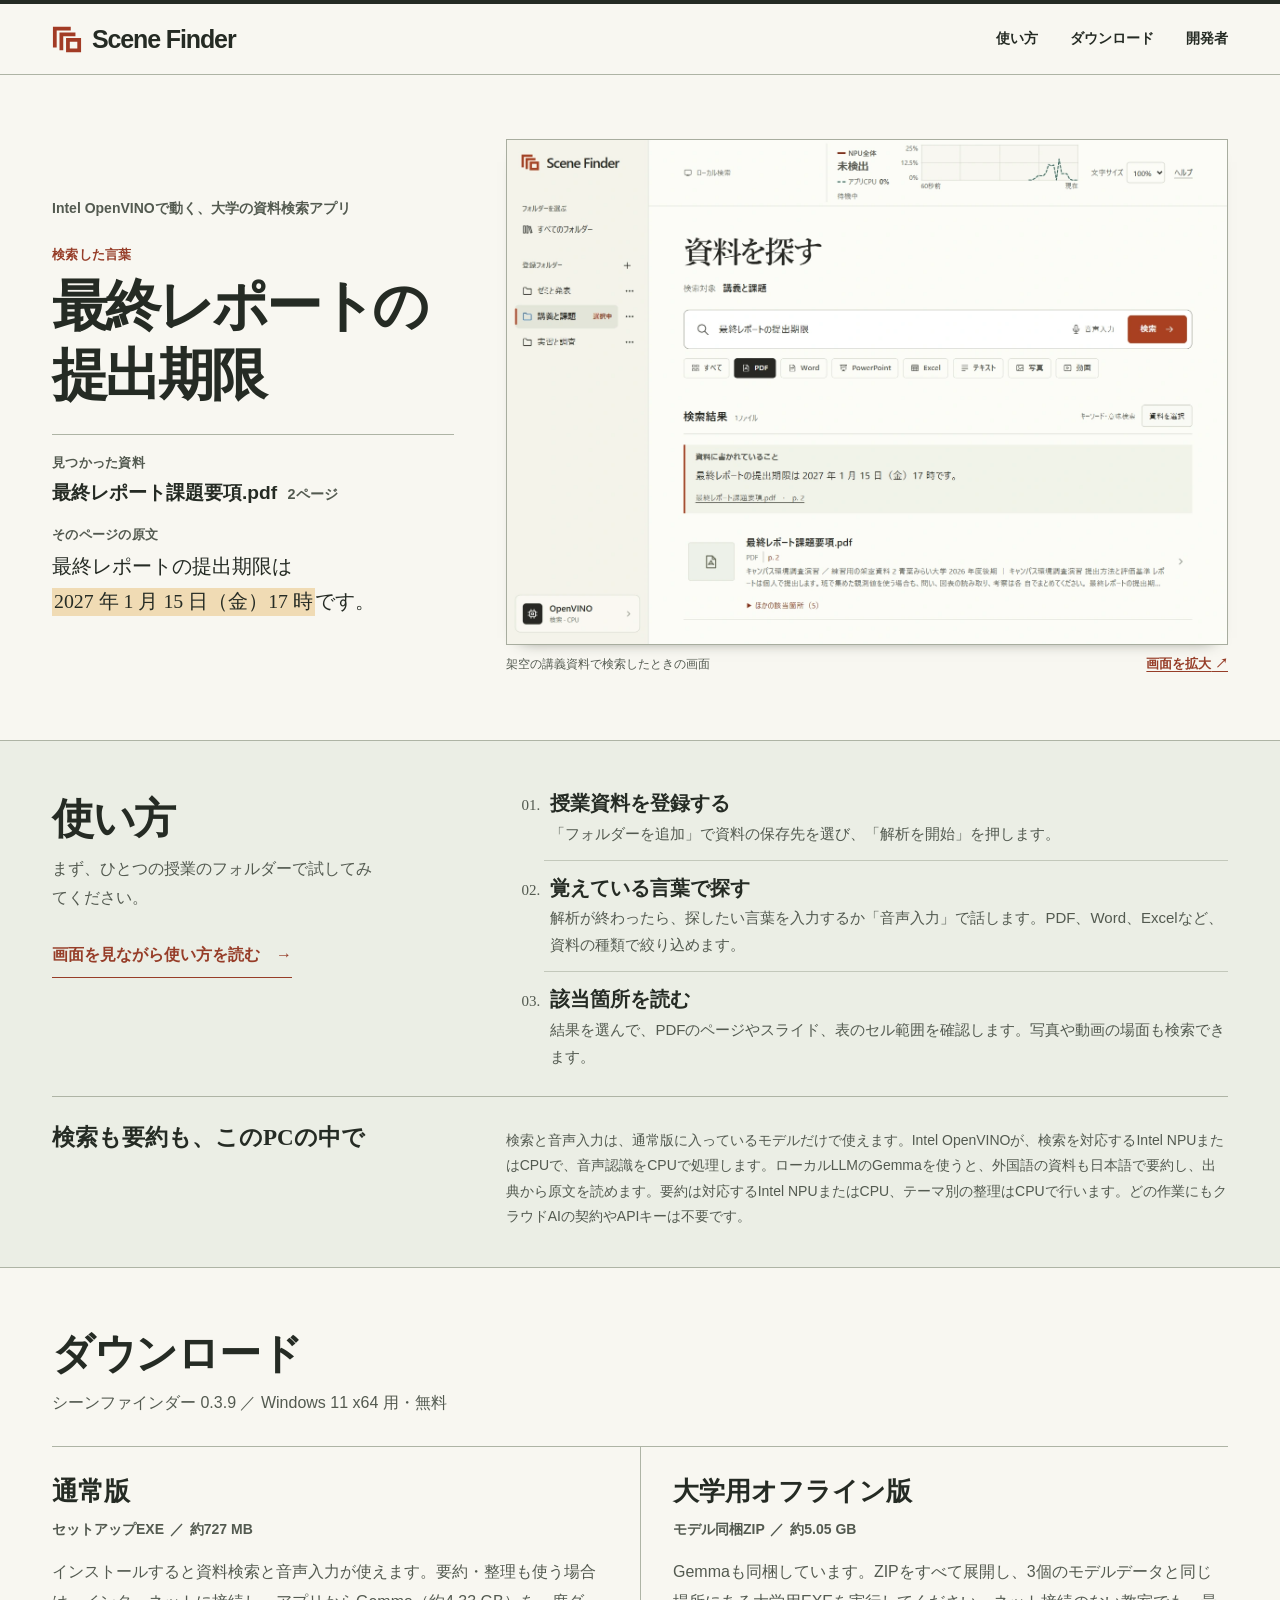
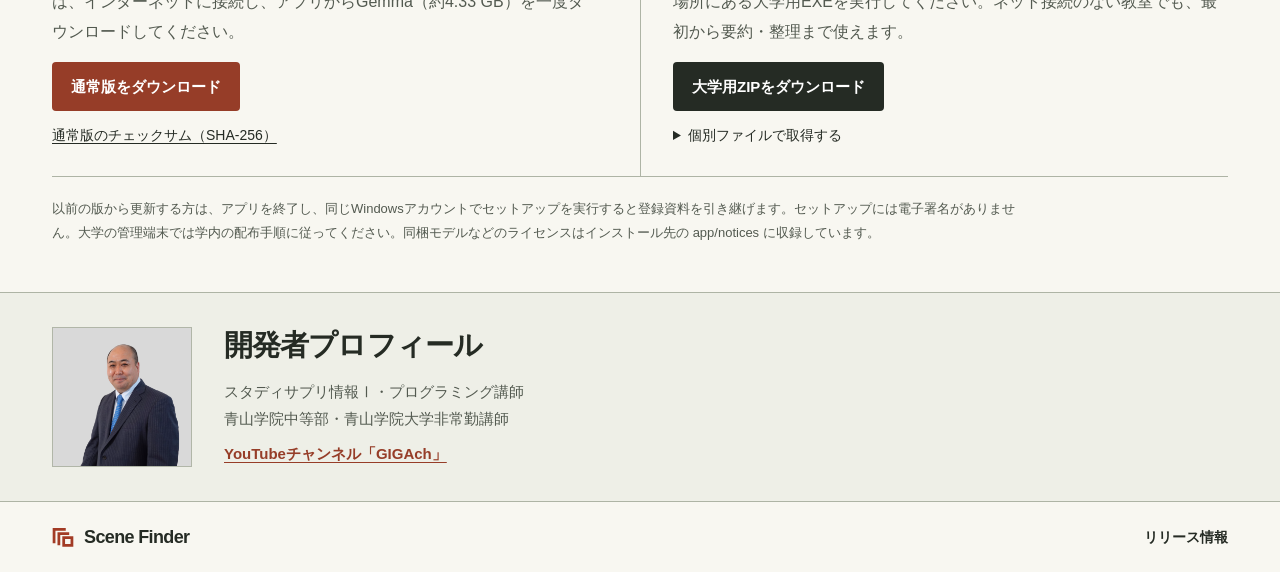
<file: public/index.html>
<!doctype html>
<html lang="ja">
<head>
  <meta charset="utf-8">
  <meta name="viewport" content="width=device-width, initial-scale=1">
  <meta name="color-scheme" content="light">
  <meta name="theme-color" content="#f7f6ef">
  <meta name="description" content="Scene Finder は講義資料・研究ノート・写真・動画を日本語で探せるWindows用のローカル検索アプリです。通常版と大学用オフライン版を無料で配布しています。">
  <title>シーンファインダー（Scene Finder）｜大学の資料を中身で探すWindowsアプリ</title>
  <link rel="icon" href="assets/brand.svg" type="image/svg+xml">
  <link rel="stylesheet" href="site.css">
</head>
<body>
  <a class="skip" href="#main">本文へ移動</a>
  <header class="mast">
    <div class="frame mast-inner">
      <a class="wordmark" href="#main" aria-label="Scene Finder トップ"><img src="assets/brand.svg" alt="" width="30" height="30"><span>Scene Finder</span></a>
      <nav aria-label="メインメニュー"><a href="/guide/">使い方</a><a href="#downloads">ダウンロード</a><a href="#developer">開発者</a></nav>
    </div>
  </header>
  <main id="main">
    <section class="hero frame" aria-labelledby="hero-title">
      <div class="hero-copy">
        <p class="platform">Intel OpenVINOで動く、大学の資料検索アプリ</p>
        <h1 id="hero-title"><span class="query-label">検索した言葉</span><span class="query-part">最終レポートの</span><wbr><span class="query-part">提出期限</span></h1>
        <div class="search-evidence">
          <p class="evidence-label">見つかった資料</p>
          <p class="found-file">最終レポート課題要項.pdf <span>2ページ</span></p>
          <p class="evidence-label">そのページの原文</p>
          <blockquote>最終レポートの提出期限は <mark>2027 年 1 月 15 日（金）17 時</mark>です。</blockquote>
        </div>
      </div>
      <figure class="screen">
        <a class="screen-link" href="assets/guide/search-results.webp?v=038-guide2" target="_blank" rel="noopener">
          <img src="assets/guide/search-results.webp?v=038-guide2" alt="「最終レポートの提出期限」でPDFを検索した実画面。締切の原文と、最終レポート課題要項.pdfの2ページへのリンクが一覧の上に表示されています。" width="1550" height="1085" fetchpriority="high">
          <span class="enlarge">画面を拡大<span aria-hidden="true"> ↗</span><span class="sr-only">（新しいタブ）</span></span>
        </a>
        <figcaption>架空の講義資料で検索したときの画面</figcaption>
      </figure>
    </section>
    <section class="inside" id="inside" aria-labelledby="inside-heading">
      <div class="frame guide-intro">
        <div class="guide-opening">
          <h2 id="inside-heading">使い方</h2>
          <p>まず、ひとつの授業のフォルダーで試してみてください。</p>
          <a class="guide-link" href="/guide/">画面を見ながら使い方を読む <span aria-hidden="true">→</span></a>
        </div>
        <ol class="guide-steps">
          <li><strong>授業資料を登録する</strong><p>「フォルダーを追加」で資料の保存先を選び、「解析を開始」を押します。</p></li>
          <li><strong>覚えている言葉で探す</strong><p>解析が終わったら、探したい言葉を入力するか「音声入力」で話します。PDF、Word、Excelなど、資料の種類で絞り込めます。</p></li>
          <li><strong>該当箇所を読む</strong><p>結果を選んで、PDFのページやスライド、表のセル範囲を確認します。写真や動画の場面も検索できます。</p></li>
        </ol>
        <aside class="local-note" aria-label="処理に使うデバイス">
          <h3>検索も要約も、このPCの中で</h3>
          <p>検索と音声入力は、通常版に入っているモデルだけで使えます。Intel OpenVINOが、検索を対応するIntel NPUまたはCPUで、音声認識をCPUで処理します。ローカルLLMのGemmaを使うと、外国語の資料も日本語で要約し、出典から原文を読めます。要約は対応するIntel NPUまたはCPU、テーマ別の整理はCPUで行います。どの作業にもクラウドAIの契約やAPIキーは不要です。</p>
        </aside>
      </div>
    </section>
    <section class="downloads frame" id="downloads" aria-labelledby="downloads-heading">
      <div class="section-heading"><h2 id="downloads-heading">ダウンロード</h2><p>シーンファインダー 0.3.9 ／ Windows 11 x64 用・無料</p></div>
      <div class="editions">
        <article class="edition standard">
          <h3>通常版</h3>
          <p class="package-type">セットアップEXE <span>／</span> 約727 MB</p>
          <p>インストールすると資料検索と音声入力が使えます。要約・整理も使う場合は、インターネットに接続し、アプリからGemma（約4.33 GB）を一度ダウンロードしてください。</p>
          <a class="primary" href="https://github.com/altimix/scene-finder-downloads/releases/download/v0.3.9/SceneFinder-Setup-0.3.9-x64.exe">通常版をダウンロード</a>
          <a class="checksum" href="https://github.com/altimix/scene-finder-downloads/releases/download/v0.3.9/SHA256SUMS.txt">通常版のチェックサム（SHA-256）</a>
        </article>
        <article class="edition campus" id="campus">
          <h3>大学用オフライン版</h3>
          <p class="package-type">モデル同梱ZIP <span>／</span> 約5.05 GB</p>
          <p>Gemmaも同梱しています。ZIPをすべて展開し、3個のモデルデータと同じ場所にある大学用EXEを実行してください。ネット接続のない教室でも、最初から要約・整理まで使えます。</p>
          <a class="primary campus-button" href="/downloads/SceneFinder-Campus-Offline-0.3.9-x64.zip">大学用ZIPをダウンロード</a>
          <details><summary>個別ファイルで取得する</summary><p>次の4ファイルを同じフォルダーに保存し、セットアップEXEを実行してください。</p>
            <ul>
              <li><a href="https://github.com/altimix/scene-finder-downloads/releases/download/v0.3.9/SceneFinder-Campus-Setup-0.3.9-x64.exe">大学用セットアップEXE</a></li>
              <li><a href="https://github.com/altimix/scene-finder-downloads/releases/download/v0.3.9/SceneFinder-Campus-Gemma-0.3.9.part1.bin">モデルデータ 1 / 3</a></li>
              <li><a href="https://github.com/altimix/scene-finder-downloads/releases/download/v0.3.9/SceneFinder-Campus-Gemma-0.3.9.part2.bin">モデルデータ 2 / 3</a></li>
              <li><a href="https://github.com/altimix/scene-finder-downloads/releases/download/v0.3.9/SceneFinder-Campus-Gemma-0.3.9.part3.bin">モデルデータ 3 / 3</a></li>
            </ul>
            <a class="checksum" href="https://github.com/altimix/scene-finder-downloads/releases/download/v0.3.9/SHA256SUMS-Campus.txt">大学用のチェックサム（SHA-256）</a>
          </details>
        </article>
      </div>
      <p class="install-note">以前の版から更新する方は、アプリを終了し、同じWindowsアカウントでセットアップを実行すると登録資料を引き継げます。セットアップには電子署名がありません。大学の管理端末では学内の配布手順に従ってください。同梱モデルなどのライセンスはインストール先の <code>app/notices</code> に収録しています。</p>
    </section>
    <section class="profile" id="developer" aria-labelledby="developer-heading">
      <div class="frame profile-inner">
        <img src="assets/developer.png" alt="開発者のプロフィール写真" width="1080" height="1080" loading="lazy">
        <div class="profile-copy">
          <h2 id="developer-heading">開発者プロフィール</h2>
          <p>スタディサプリ情報Ⅰ・プログラミング講師</p>
          <p>青山学院中等部・青山学院大学非常勤講師</p>
          <a class="profile-channel" href="https://www.youtube.com/@gigach">YouTubeチャンネル「GIGAch」</a>
        </div>
      </div>
    </section>
  </main>
  <footer><div class="frame foot-inner"><span class="foot-brand"><img src="assets/brand.svg" alt="" width="22" height="22">Scene Finder</span><a href="https://github.com/altimix/scene-finder-downloads/releases/tag/v0.3.9">リリース情報</a></div></footer>
</body>
</html>
</file>
<file: public/site.css>
:root {
  color-scheme:light;
  --paper:#f8f7f1; --ink:#252b24; --muted:#535a50; --rule:#aeb4a5; --accent:#963d28;
  --serif:"Yu Mincho","YuMincho","Hiragino Mincho ProN","MS PMincho",serif;
  --sans:"Yu Gothic UI","Yu Gothic","Hiragino Kaku Gothic ProN",Meiryo,sans-serif;
}
* { box-sizing:border-box; }
html { scroll-padding-top:24px; }
body { margin:0; background:var(--paper); color:var(--ink); font:400 16px/1.8 var(--sans); }
h1,h2,h3,p,figure,dl,dd,ul { margin:0; }
img { display:block; max-width:100%; height:auto; }
a { color:inherit; text-underline-offset:.23em; }
a:hover,summary:hover { color:var(--accent); }
a:focus-visible,summary:focus-visible { outline:3px solid #1263a0; outline-offset:5px; }
.frame { width:min(calc(100% - 104px),1224px); margin-inline:auto; }
.skip { position:absolute; top:8px; left:16px; z-index:2; padding:6px 12px; transform:translateY(-160%); background:#fff; }
.skip:focus { transform:none; }
.mast { border-top:4px solid var(--ink); border-bottom:1px solid var(--rule); }
.mast-inner,.foot-inner { min-height:70px; display:flex; align-items:center; justify-content:space-between; gap:20px; }
.wordmark,.foot-brand { display:inline-flex; align-items:center; gap:10px; }
.wordmark { font:600 25px/1.15 "Segoe UI",var(--sans); text-decoration:none; letter-spacing:-.045em; }
nav { display:flex; align-items:center; gap:32px; }
nav a,.foot-inner a { font-size:14px; font-weight:600; text-decoration:none; padding-block:8px; }
nav a:hover,.foot-inner a:hover { text-decoration:underline; }
.hero { display:grid; grid-template-columns:minmax(0,.78fr) minmax(0,1.4fr); align-items:center; gap:clamp(32px,4vw,60px); padding-block:clamp(40px,5vw,72px); }
.platform,.package-type,figcaption,.checksum,.foot-inner a { font-variant-numeric:tabular-nums; }
.platform { color:var(--muted); font-size:14px; font-weight:600; }
h1,h2,h3,dt { font-family:var(--serif); font-weight:600; }
h1 { margin-block:20px 24px; font-size:clamp(54px,5.7vw,84px); letter-spacing:-.055em; line-height:1.2; }
.hero h1 { margin-block:24px; font-size:clamp(38px,4.4vw,65px); line-height:1.22; letter-spacing:-.055em; }
.query-label,.evidence-label { display:block; font:600 13px/1.55 var(--sans); letter-spacing:.02em; }
.query-label { margin-bottom:7px; color:var(--accent); }
.query-part { display:inline-block; }
.search-evidence { border-top:1px solid var(--rule); padding-top:18px; }
.evidence-label { color:var(--muted); }
.found-file { margin-block:3px 15px; font-size:clamp(16px,1.5vw,20px); font-weight:650; }
.found-file span { margin-left:.35em; white-space:nowrap; font-size:.75em; color:var(--muted); }
.search-evidence blockquote { margin:4px 0 0; font:500 clamp(18px,1.55vw,22px)/1.75 var(--serif); }
.search-evidence mark { display:inline-block; padding-inline:2px; color:var(--ink); background:#f0dbb4; line-height:1.4; }
.primary { display:inline-flex; align-items:center; justify-content:space-between; gap:24px; min-height:48px; margin-top:28px; padding:10px 18px; border:1px solid transparent; border-radius:4px; background:var(--accent); color:white; font-size:15px; font-weight:600; text-decoration:none; }
.primary:hover { background:#77301f; color:white; }
.package-type span { margin-inline:2px; }
figcaption { display:flex; justify-content:space-between; align-items:baseline; gap:12px; padding-block:8px 2px; font-size:12px; color:var(--muted); }
figcaption strong { color:var(--ink); font-weight:600; }
.inside { padding-block:48px 38px; border-block:1px solid var(--rule); background:#ebeee5; }
.section-heading { margin-bottom:28px; }
h2 { font-size:clamp(29px,3.3vw,46px); line-height:1.4; letter-spacing:-.03em; }
.section-heading>p { margin-top:6px; color:var(--muted); }
.hero .screen { position:relative; }
.hero .screen-link { display:block; text-decoration:none; }
.hero .screen-link img { width:100%; border:1px solid #a8ad9f; box-shadow:0 8px 16px -15px #30372c; }
.hero .screen-link:hover img { border-color:var(--accent); }
.hero .screen figcaption { padding:9px 7em 0 0; }
.hero .enlarge { position:absolute; bottom:0; right:0; color:var(--accent); font-size:13px; font-weight:600; text-decoration:underline; text-underline-offset:.25em; }
.hero .sr-only { position:absolute; width:1px; height:1px; overflow:hidden; clip-path:inset(50%); white-space:nowrap; }
.guide-intro { display:grid; grid-template-columns:minmax(0,.78fr) minmax(0,1.4fr); gap:26px clamp(32px,4vw,60px); }
.guide-opening>p { margin-top:7px; max-width:20em; color:var(--muted); }
.guide-link { display:inline-flex; align-items:center; gap:16px; margin-top:20px; padding:8px 0; border-bottom:1px solid currentColor; color:var(--accent); font-weight:650; text-decoration:none; }
.guide-link:hover { color:#672918; }
.guide-steps { list-style-type:decimal-leading-zero; margin:0; padding-left:2.4em; }
.guide-steps li { padding-left:.4em; padding-bottom:13px; margin-bottom:13px; border-bottom:1px solid #c3c8bb; }
.guide-steps li:last-child { padding-bottom:0; margin-bottom:0; border:0; }
.guide-steps li::marker { font:500 15px/1 Georgia,serif; font-variant-numeric:tabular-nums; color:var(--muted); }
.guide-steps strong { font-family:var(--serif); font-size:20px; line-height:1.45; font-weight:600; }
.guide-steps p { color:var(--muted); font-size:15px; }
.local-note { grid-column:1 / -1; display:grid; grid-template-columns:minmax(0,.78fr) minmax(0,1.4fr); gap:8px clamp(32px,4vw,60px); align-items:baseline; padding-top:20px; border-top:1px solid var(--rule); }
.local-note h3 { font-size:clamp(18px,1.8vw,24px); }
.local-note p { color:var(--muted); font-size:14px; }
dt { font-size:clamp(21px,2vw,27px); line-height:1.5; }
dd,.edition>p:not(.package-type) { color:var(--muted); line-height:1.85; }
dd { margin-top:4px; font-size:15px; }
.downloads { padding-block:56px 48px; }
.editions { display:grid;grid-template-columns:1fr 1fr; border-block:1px solid var(--rule); }
.edition { padding:26px 32px 28px 0; }
.edition.campus { padding-left:32px; padding-right:0; border-left:1px solid var(--rule); }
.edition h3 { font-size:clamp(21px,2vw,27px); line-height:1.5; }
.package-type { font-weight:600; color:var(--muted); font-size:14px; margin-block:6px 15px; }
.edition>p:not(.package-type) { max-width:34em; }
.edition .primary { margin-top:16px; }
.campus-button { background:var(--ink); }
.campus-button:hover { background:#424d41; }
.checksum,.edition details { font-size:14px; }
.checksum { display:block; width:max-content; max-width:100%; margin-top:12px; }
.edition details { margin-top:12px; }
summary { cursor:pointer; width:fit-content; }
details p { margin-top:8px; }
details ul { padding-left:1.5em; }
.install-note { max-width:75em; margin-top:20px; color:var(--muted); font-size:13px; }
code { font:inherit; overflow-wrap:anywhere; }
footer { border-top:1px solid var(--rule); }
.foot-brand { font:600 18px/1.3 "Segoe UI",var(--sans); letter-spacing:-.035em; }
@media(max-width:975px) {
  .frame { width:calc(100% - 64px); }
  .hero,.guide-intro,.local-note { column-gap:26px; grid-template-columns:minmax(0,.85fr) minmax(0,1.15fr); }
  .hero { padding-block:36px; }
}
@media(min-width:701px) and (max-width:850px) {
  .hero { grid-template-columns:1fr; gap:25px; }
  .hero-copy { display:grid; grid-template-columns:1fr 1.05fr; align-items:start; gap:8px 24px; }
  .hero .platform { grid-column:1 / -1; }
  .hero h1 { margin:0; }
  .hero .search-evidence { border-top:0; border-left:1px solid var(--rule); padding:0 0 0 20px; }
}
@media(max-width:700px) {
  .frame { width:calc(100% - 40px); }
  .mast-inner,.foot-inner { min-height:60px; gap:10px; }
  .wordmark { font-size:22px; gap:6px; }
  .wordmark img { width:24px; }
  nav { gap:14px; } nav a { font-size:13px; }
  .hero { display:grid; grid-template-columns:1fr; gap:26px; padding-block:26px 30px; }
  .hero h1 { margin-block:17px; font-size:clamp(38px,8.7vw,56px); }
  .hero .search-evidence { padding-top:13px; }
  .found-file { margin-bottom:10px; }
  h1 { font-size:clamp(46px,11vw,62px); line-height:1.23; margin-block:12px 18px; }
  .primary { margin-top:20px; }
  .inside,.downloads { padding-block:32px; }
  .section-heading { margin-bottom:18px; }
  .guide-intro,.local-note { grid-template-columns:1fr; }
  .guide-opening>p { max-width:none; }
  .guide-link { margin-top:8px; }
  .editions { display:block; }
  .edition,.edition.campus { padding:20px 0 24px; border-left:0; }
  .edition.campus { border-top:1px solid var(--rule); }
}
@media(max-width:380px) {
  .frame { width:calc(100% - 32px); }
  nav { gap:10px; } nav a { font-size:12px; }
  .wordmark { font-size:20px; }
}
.mast .wordmark,.mast nav a { white-space:nowrap; }
@media(max-width:380px) {
  .mast-inner { flex-wrap:wrap; gap:2px 10px; padding-block:8px; }
  .mast nav { flex-wrap:wrap; }
}
@media print {
  .mast,.hero .enlarge,.primary,nav,.skip,footer { display:none; }
  .frame { width:100%; }
  .hero,.inside,.downloads { padding-block:16px; }
  .editions { break-inside:avoid; }
}
.profile { background:#eeefe7; border-top:1px solid var(--rule); }
.profile-inner { display:grid; grid-template-columns:140px 1fr; align-items:center; gap:32px; padding-block:32px; }
.profile-inner>img { width:140px; aspect-ratio:1; border:1px solid #b1b6a8; }
.profile-copy h2 { margin-bottom:12px; font-size:clamp(22px,2.3vw,32px); }
.profile-copy p { font-size:15px; color:var(--muted); }
.profile-channel { display:inline-block; margin-top:8px; color:var(--accent); font-size:15px; font-weight:600; }
@media(max-width:700px) {
  .profile-inner { grid-template-columns:88px 1fr; gap:16px; }
  .profile-inner>img { width:88px; }
  .profile-copy h2 { margin-bottom:6px; }
  .profile-copy p { font-size:14px; }
}
@media(max-width:420px) {
  .profile-inner { display:block; }
  .profile-inner>img { width:104px; margin-bottom:12px; }
}
</file>
